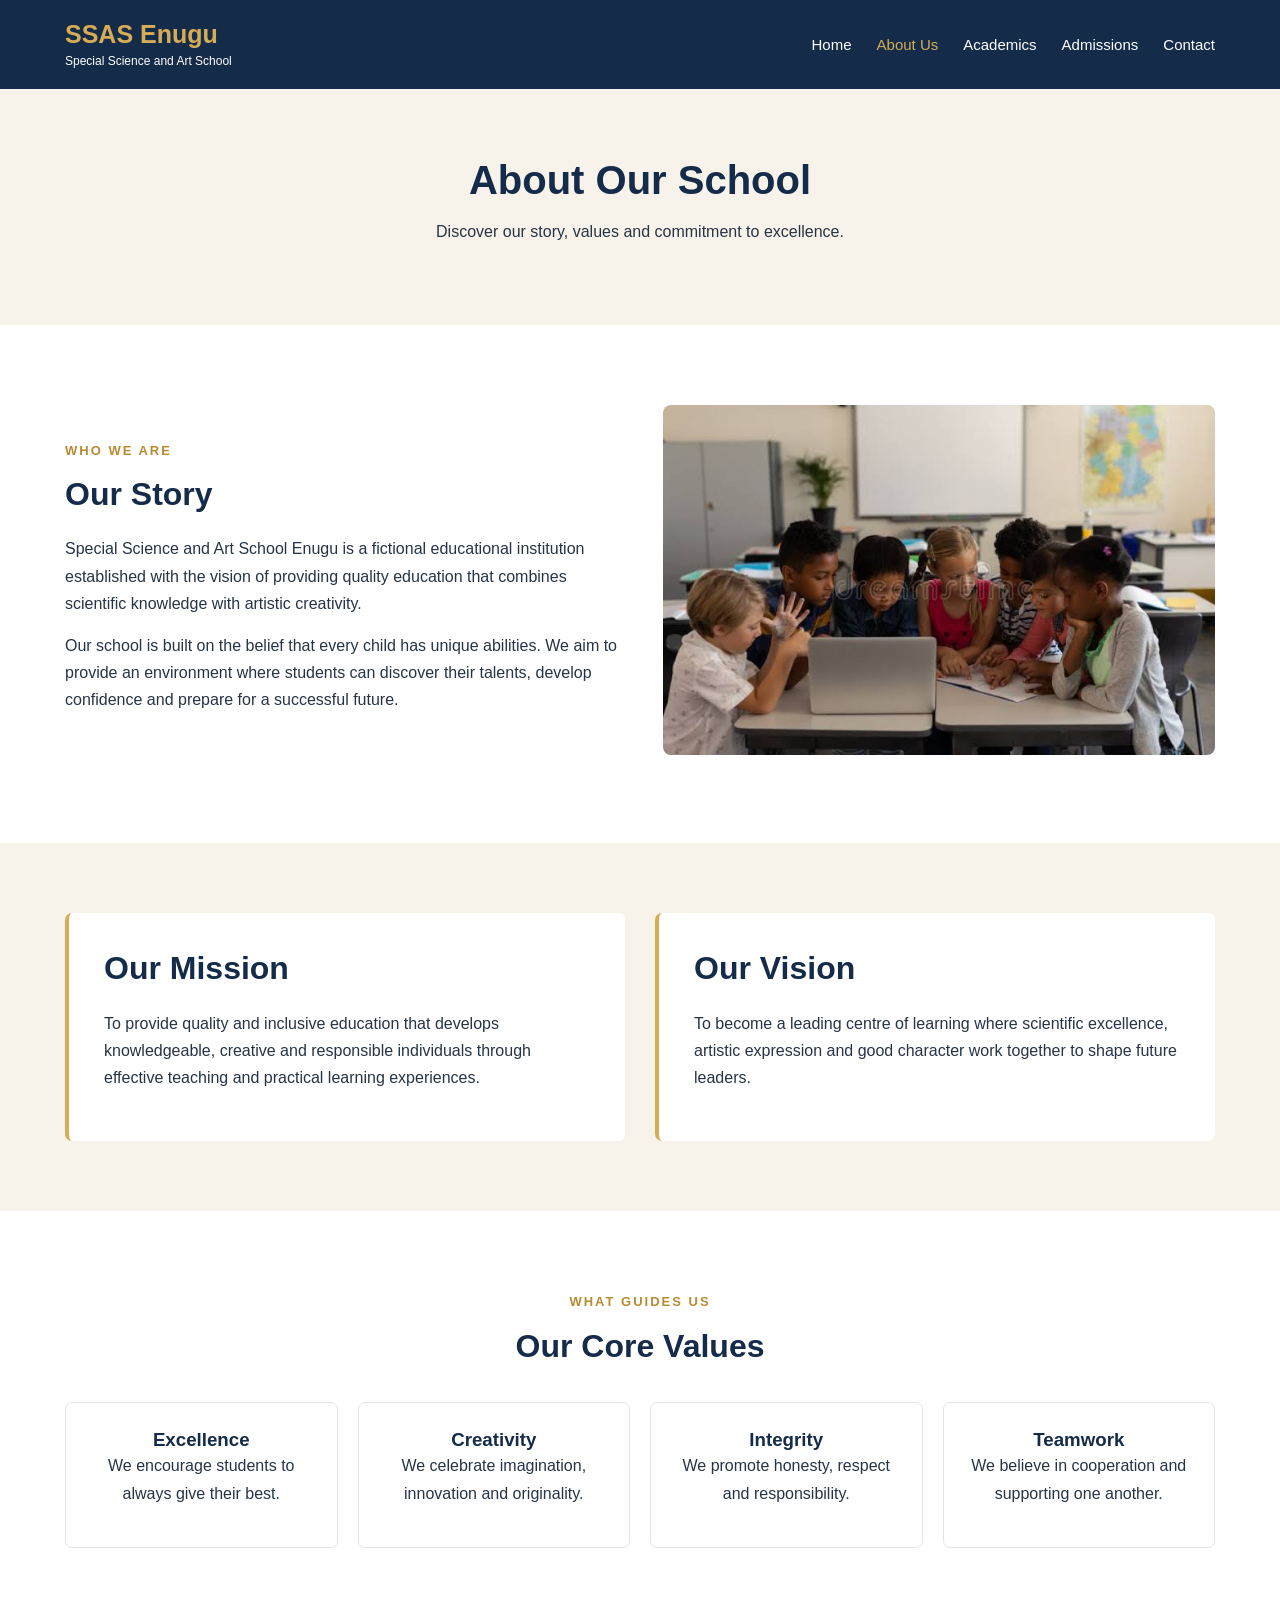
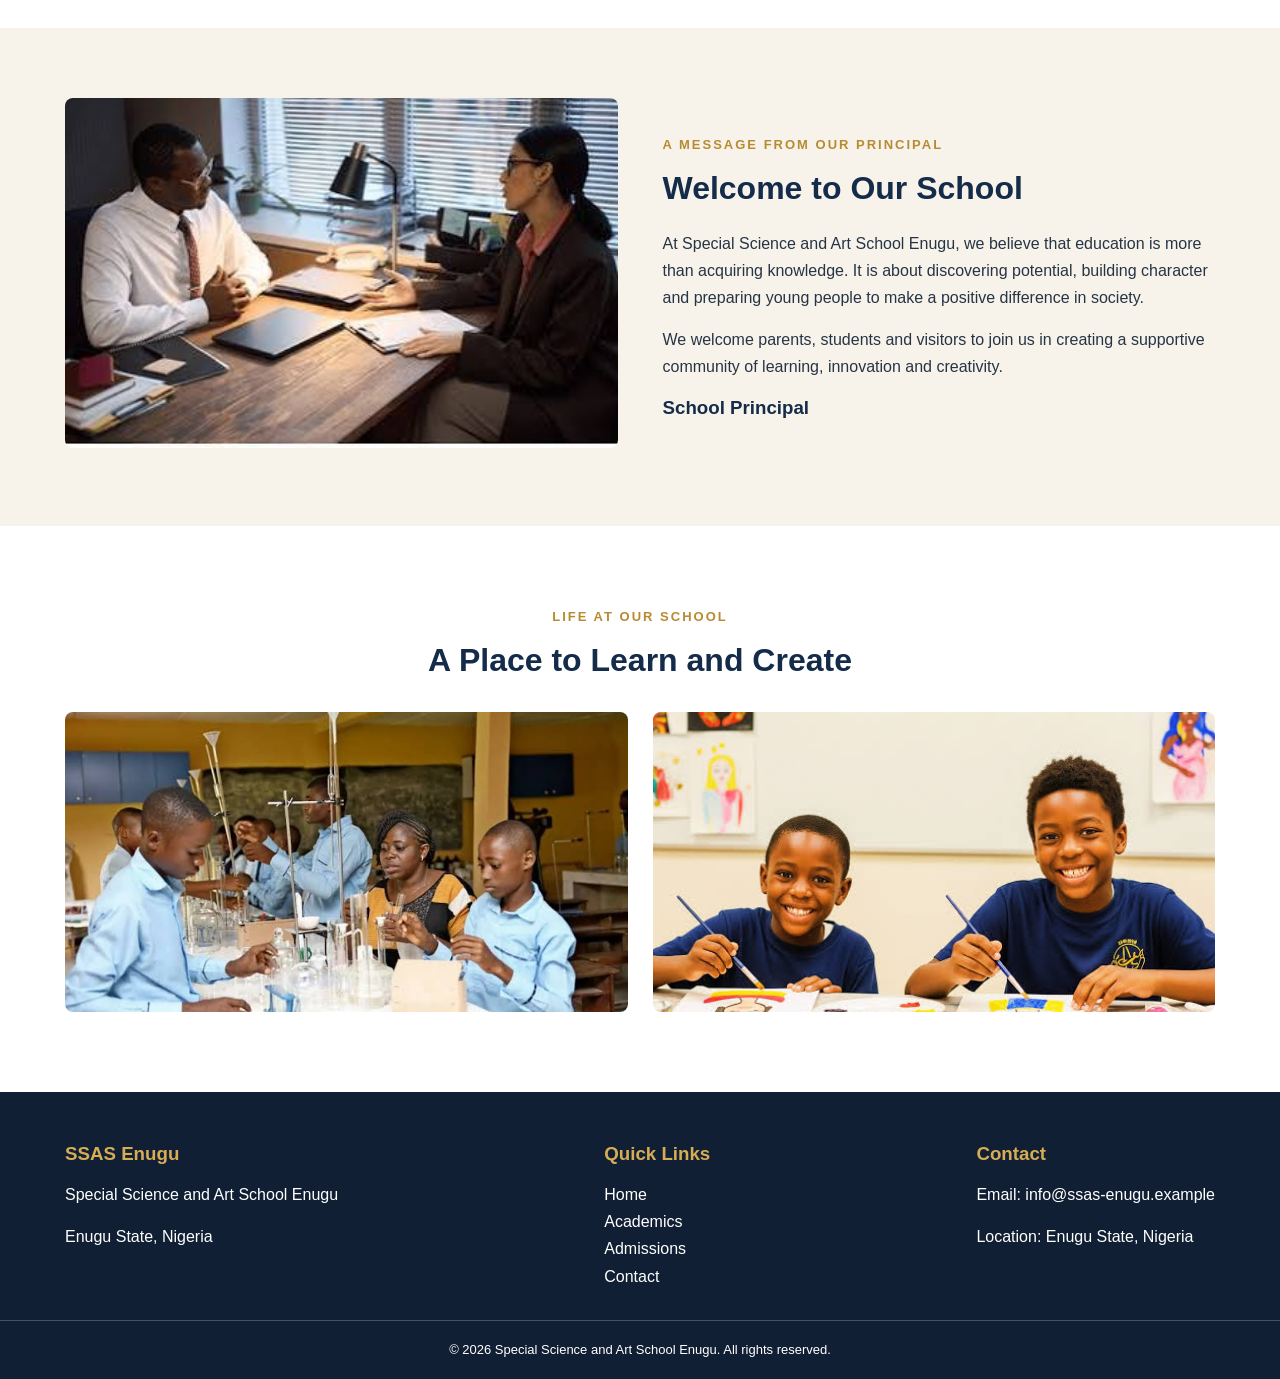
<file: about.html>
<!DOCTYPE html>
<html lang="en">
<head>
    <meta charset="UTF-8">
    <meta name="viewport" content="width=device-width, initial-scale=1.0">
    <title>About Us | Special Science and Art School Enugu</title>
    <link rel="stylesheet" href="style.css">
</head>
<body>

    <!-- Header and Navigation -->
    <header>
        <div class="container navbar">
            <div class="logo">
                <a href="index.html">
                    <h2>SSAS Enugu</h2>
                    <p>Special Science and Art School</p>
                </a>
            </div>

            <nav>
                <ul>
                    <li><a href="index.html">Home</a></li>
                    <li><a href="about.html" class="active">About Us</a></li>
                    <li><a href="academics.html">Academics</a></li>
                    <li><a href="admissions.html">Admissions</a></li>
                    <li><a href="contact.html">Contact</a></li>
                </ul>
            </nav>
        </div>
    </header>

    <main>

        <!-- Page Introduction -->
        <section class="page-banner">
            <h1>About Our School</h1>
            <p>Discover our story, values and commitment to excellence.</p>
        </section>

        <!-- School History -->
        <section class="about-section container">
            <div class="about-text">
                <p class="eyebrow">WHO WE ARE</p>
                <h2>Our Story</h2>
                <p>
                    Special Science and Art School Enugu is a fictional
                    educational institution established with the vision
                    of providing quality education that combines scientific
                    knowledge with artistic creativity.
                </p>
                <p>
                    Our school is built on the belief that every child has
                    unique abilities. We aim to provide an environment where
                    students can discover their talents, develop confidence
                    and prepare for a successful future.
                </p>
            </div>

            <div class="about-image">
                <img src="images/images.jpeg"
                     alt="Students learning together in a classroom">
            </div>
        </section>

        <!-- Mission and Vision -->
        <section class="mission-section">
            <div class="container mission-grid">

                <article class="mission-card">
                    <h2>Our Mission</h2>
                    <p>
                        To provide quality and inclusive education that
                        develops knowledgeable, creative and responsible
                        individuals through effective teaching and practical
                        learning experiences.
                    </p>
                </article>

                <article class="mission-card">
                    <h2>Our Vision</h2>
                    <p>
                        To become a leading centre of learning where
                        scientific excellence, artistic expression
                        and good character work together to shape
                        future leaders.
                    </p>
                </article>

            </div>
        </section>

        <!-- Core Values -->
        <section class="values-section container">
            <p class="eyebrow">WHAT GUIDES US</p>
            <h2>Our Core Values</h2>

            <div class="values-grid">
                <article class="value-card">
                    <h3>Excellence</h3>
                    <p>We encourage students to always give their best.</p>
                </article>

                <article class="value-card">
                    <h3>Creativity</h3>
                    <p>We celebrate imagination, innovation and originality.</p>
                </article>

                <article class="value-card">
                    <h3>Integrity</h3>
                    <p>We promote honesty, respect and responsibility.</p>
                </article>

                <article class="value-card">
                    <h3>Teamwork</h3>
                    <p>We believe in cooperation and supporting one another.</p>
                </article>
            </div>
        </section>

        <!-- Principal's Welcome -->
        <section class="principal-section">
            <div class="container principal-content">
                <div class="principal-image">
                    <img src="images/images (1).jpeg"
                         alt="School principal welcoming visitors">
                </div>

                <div>
                    <p class="eyebrow">A MESSAGE FROM OUR PRINCIPAL</p>
                    <h2>Welcome to Our School</h2>
                    <p>
                        At Special Science and Art School Enugu, we believe
                        that education is more than acquiring knowledge.
                        It is about discovering potential, building character
                        and preparing young people to make a positive
                        difference in society.
                    </p>
                    <p>
                        We welcome parents, students and visitors to join
                        us in creating a supportive community of learning,
                        innovation and creativity.
                    </p>
                    <h3>School Principal</h3>
                </div>
            </div>
        </section>

        <!-- Second School Photograph -->
        <section class="school-gallery container">
            <p class="eyebrow">LIFE AT OUR SCHOOL</p>
            <h2>A Place to Learn and Create</h2>

            <div class="gallery-grid">
                <img src="images/images (3).jpeg"
                     alt="Students carrying out a science experiment">

                <img src="images/images (4).jpeg"
                     alt="Students expressing creativity in an art classroom">
            </div>
        </section>

    </main>

    <!-- Footer -->
    <footer>
        <div class="container footer-content">
            <div>
                <h3>SSAS Enugu</h3>
                <p>Special Science and Art School Enugu</p>
                <p>Enugu State, Nigeria</p>
            </div>

            <div>
                <h3>Quick Links</h3>
                <ul>
                    <li><a href="index.html">Home</a></li>
                    <li><a href="academics.html">Academics</a></li>
                    <li><a href="admissions.html">Admissions</a></li>
                    <li><a href="contact.html">Contact</a></li>
                </ul>
            </div>

            <div>
                <h3>Contact</h3>
                <p>Email: info@ssas-enugu.example</p>
                <p>Location: Enugu State, Nigeria</p>
            </div>
        </div>

        <p class="copyright">
            &copy; 2026 Special Science and Art School Enugu.
            All rights reserved.
        </p>
    </footer>

</body>
</html>
</file>
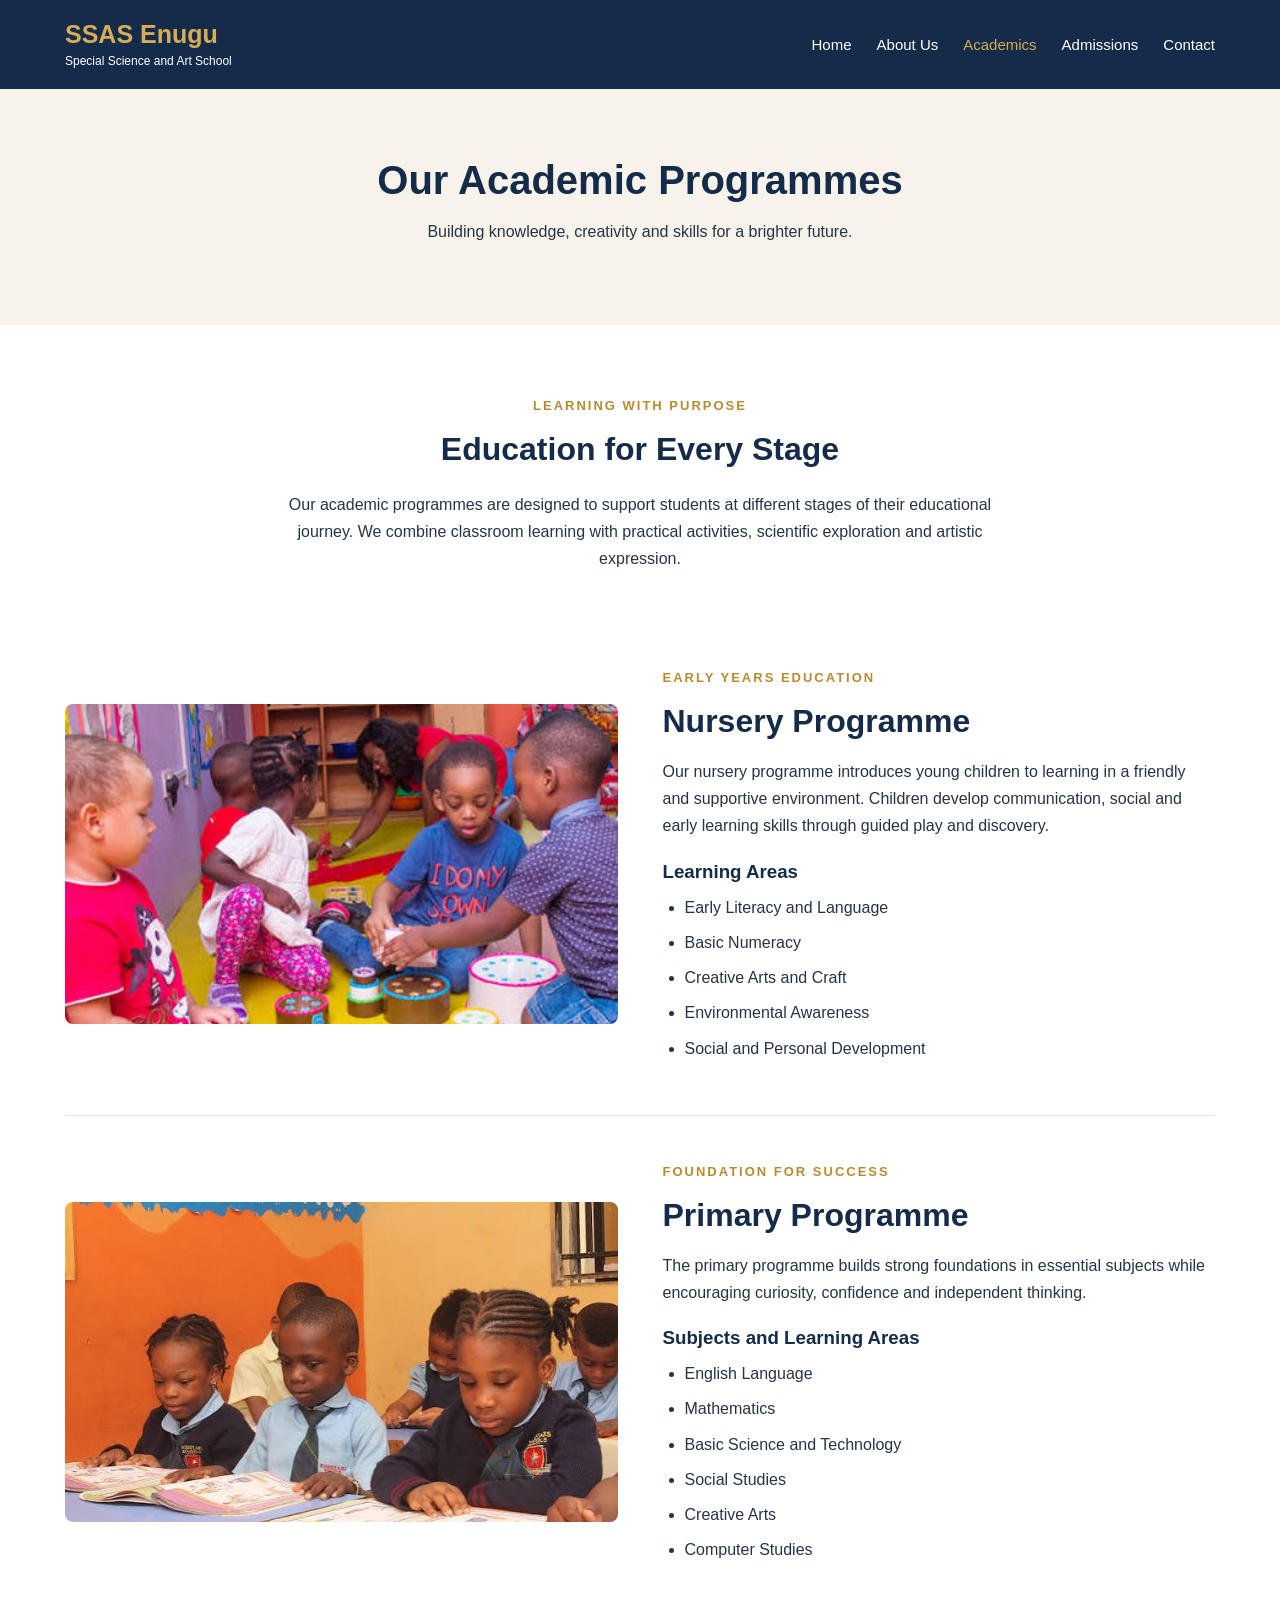
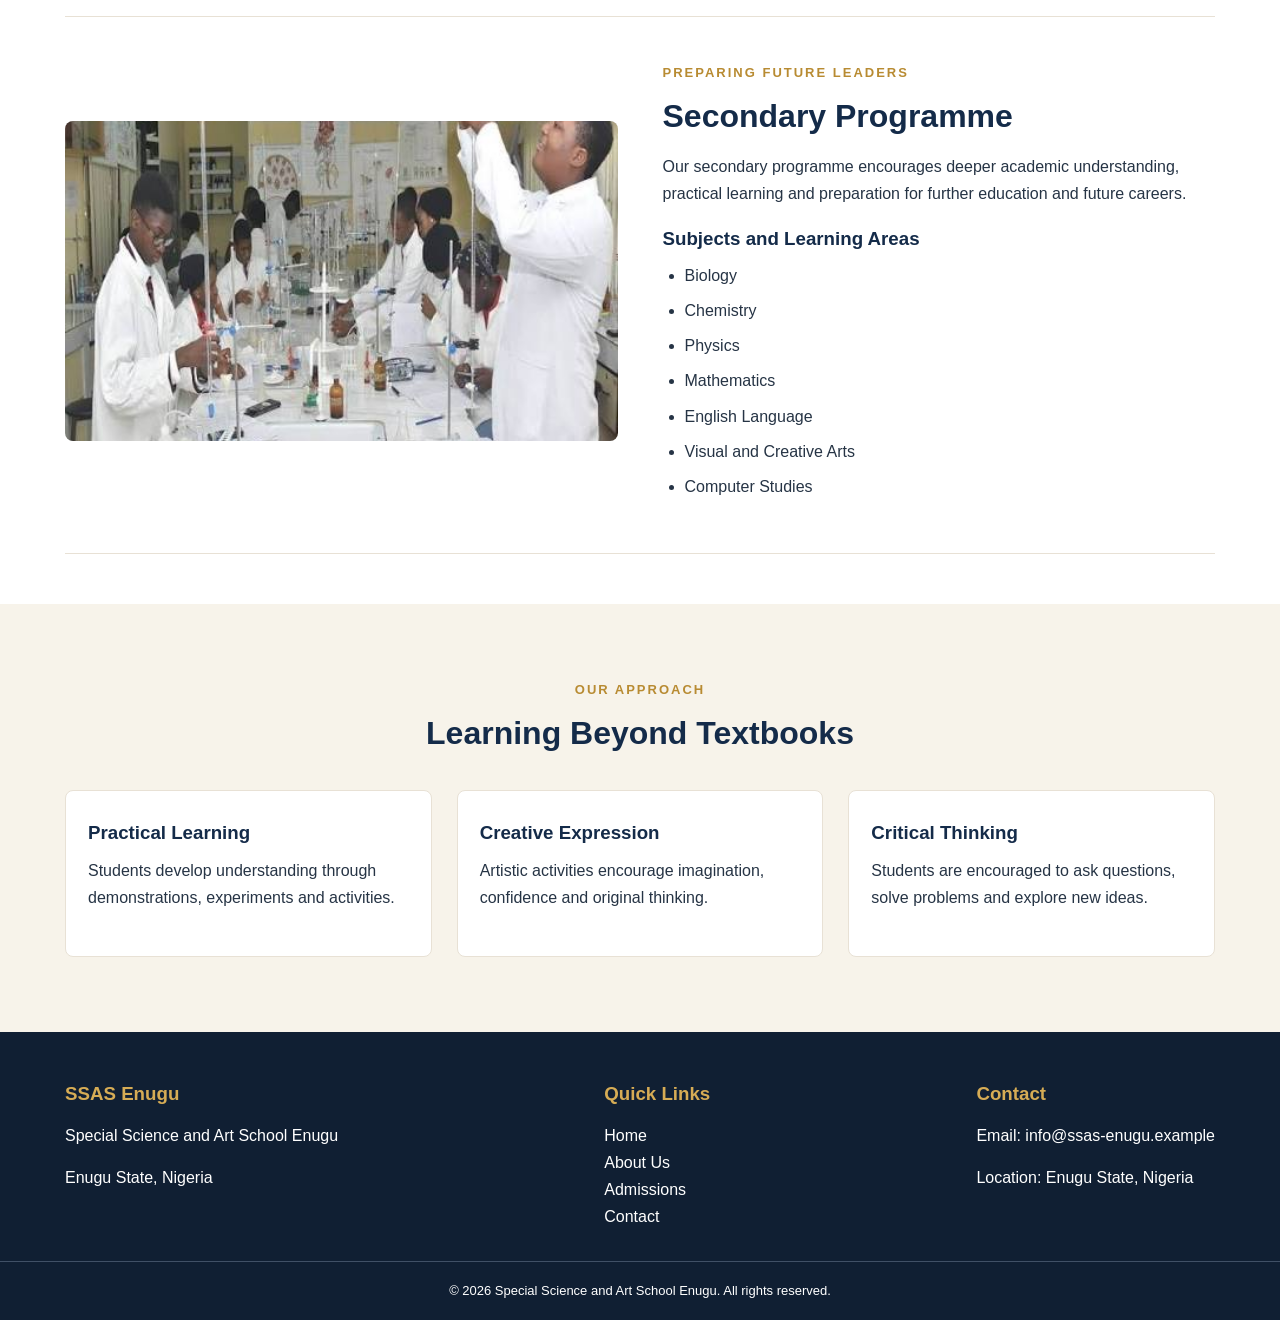
<file: academics.html>
<!DOCTYPE html>
<html lang="en">
<head>
    <meta charset="UTF-8">
    <meta name="viewport" content="width=device-width, initial-scale=1.0">
    <title>Academics | Special Science and Art School Enugu</title>
    <link rel="stylesheet" href="style.css">
</head>
<body>

    <!-- Header and Navigation -->
    <header>
        <div class="container navbar">
            <div class="logo">
                <a href="index.html">
                    <h2>SSAS Enugu</h2>
                    <p>Special Science and Art School</p>
                </a>
            </div>

            <nav>
                <ul>
                    <li><a href="index.html">Home</a></li>
                    <li><a href="about.html">About Us</a></li>
                    <li><a href="academics.html" class="active">Academics</a></li>
                    <li><a href="admissions.html">Admissions</a></li>
                    <li><a href="contact.html">Contact</a></li>
                </ul>
            </nav>
        </div>
    </header>

    <main>

        <!-- Page Introduction -->
        <section class="page-banner">
            <h1>Our Academic Programmes</h1>
            <p>Building knowledge, creativity and skills for a brighter future.</p>
        </section>

        <!-- Academic Introduction -->
        <section class="academic-intro container">
            <p class="eyebrow">LEARNING WITH PURPOSE</p>
            <h2>Education for Every Stage</h2>
            <p>
                Our academic programmes are designed to support students
                at different stages of their educational journey.
                We combine classroom learning with practical activities,
                scientific exploration and artistic expression.
            </p>
        </section>

        <!-- Nursery -->
        <section class="academic-level container">
            <div class="academic-image">
                <img src="images/images (5).jpeg"
                     alt="Young children learning in a nursery classroom">
            </div>

            <div class="academic-details">
                <p class="eyebrow">EARLY YEARS EDUCATION</p>
                <h2>Nursery Programme</h2>
                <p>
                    Our nursery programme introduces young children
                    to learning in a friendly and supportive environment.
                    Children develop communication, social and early
                    learning skills through guided play and discovery.
                </p>

                <h3>Learning Areas</h3>
                <ul>
                    <li>Early Literacy and Language</li>
                    <li>Basic Numeracy</li>
                    <li>Creative Arts and Craft</li>
                    <li>Environmental Awareness</li>
                    <li>Social and Personal Development</li>
                </ul>
            </div>
        </section>

        <!-- Primary -->
        <section class="academic-level reverse container">
            <div class="academic-image">
                <img src="images/images (6).jpeg"
                     alt="Primary school pupils studying in class">
            </div>

            <div class="academic-details">
                <p class="eyebrow">FOUNDATION FOR SUCCESS</p>
                <h2>Primary Programme</h2>
                <p>
                    The primary programme builds strong foundations
                    in essential subjects while encouraging curiosity,
                    confidence and independent thinking.
                </p>

                <h3>Subjects and Learning Areas</h3>
                <ul>
                    <li>English Language</li>
                    <li>Mathematics</li>
                    <li>Basic Science and Technology</li>
                    <li>Social Studies</li>
                    <li>Creative Arts</li>
                    <li>Computer Studies</li>
                </ul>
            </div>
        </section>

        <!-- Secondary -->
        <section class="academic-level container">
            <div class="academic-image">
                <img src="images/images (8).jpeg"
                     alt="Secondary school students working in a science laboratory">
            </div>

            <div class="academic-details">
                <p class="eyebrow">PREPARING FUTURE LEADERS</p>
                <h2>Secondary Programme</h2>
                <p>
                    Our secondary programme encourages deeper academic
                    understanding, practical learning and preparation
                    for further education and future careers.
                </p>

                <h3>Subjects and Learning Areas</h3>
                <ul>
                    <li>Biology</li>
                    <li>Chemistry</li>
                    <li>Physics</li>
                    <li>Mathematics</li>
                    <li>English Language</li>
                    <li>Visual and Creative Arts</li>
                    <li>Computer Studies</li>
                </ul>
            </div>
        </section>

        <!-- Learning Approach -->
        <section class="learning-approach">
            <div class="container">
                <p class="eyebrow">OUR APPROACH</p>
                <h2>Learning Beyond Textbooks</h2>

                <div class="approach-grid">
                    <article class="approach-card">
                        <h3>Practical Learning</h3>
                        <p>
                            Students develop understanding through
                            demonstrations, experiments and activities.
                        </p>
                    </article>

                    <article class="approach-card">
                        <h3>Creative Expression</h3>
                        <p>
                            Artistic activities encourage imagination,
                            confidence and original thinking.
                        </p>
                    </article>

                    <article class="approach-card">
                        <h3>Critical Thinking</h3>
                        <p>
                            Students are encouraged to ask questions,
                            solve problems and explore new ideas.
                        </p>
                    </article>
                </div>
            </div>
        </section>

    </main>

    <!-- Footer -->
    <footer>
        <div class="container footer-content">
            <div>
                <h3>SSAS Enugu</h3>
                <p>Special Science and Art School Enugu</p>
                <p>Enugu State, Nigeria</p>
            </div>

            <div>
                <h3>Quick Links</h3>
                <ul>
                    <li><a href="index.html">Home</a></li>
                    <li><a href="about.html">About Us</a></li>
                    <li><a href="admissions.html">Admissions</a></li>
                    <li><a href="contact.html">Contact</a></li>
                </ul>
            </div>

            <div>
                <h3>Contact</h3>
                <p>Email: info@ssas-enugu.example</p>
                <p>Location: Enugu State, Nigeria</p>
            </div>
        </div>

        <p class="copyright">
            &copy; 2026 Special Science and Art School Enugu.
            All rights reserved.
        </p>
    </footer>

</body>
</html>
</file>
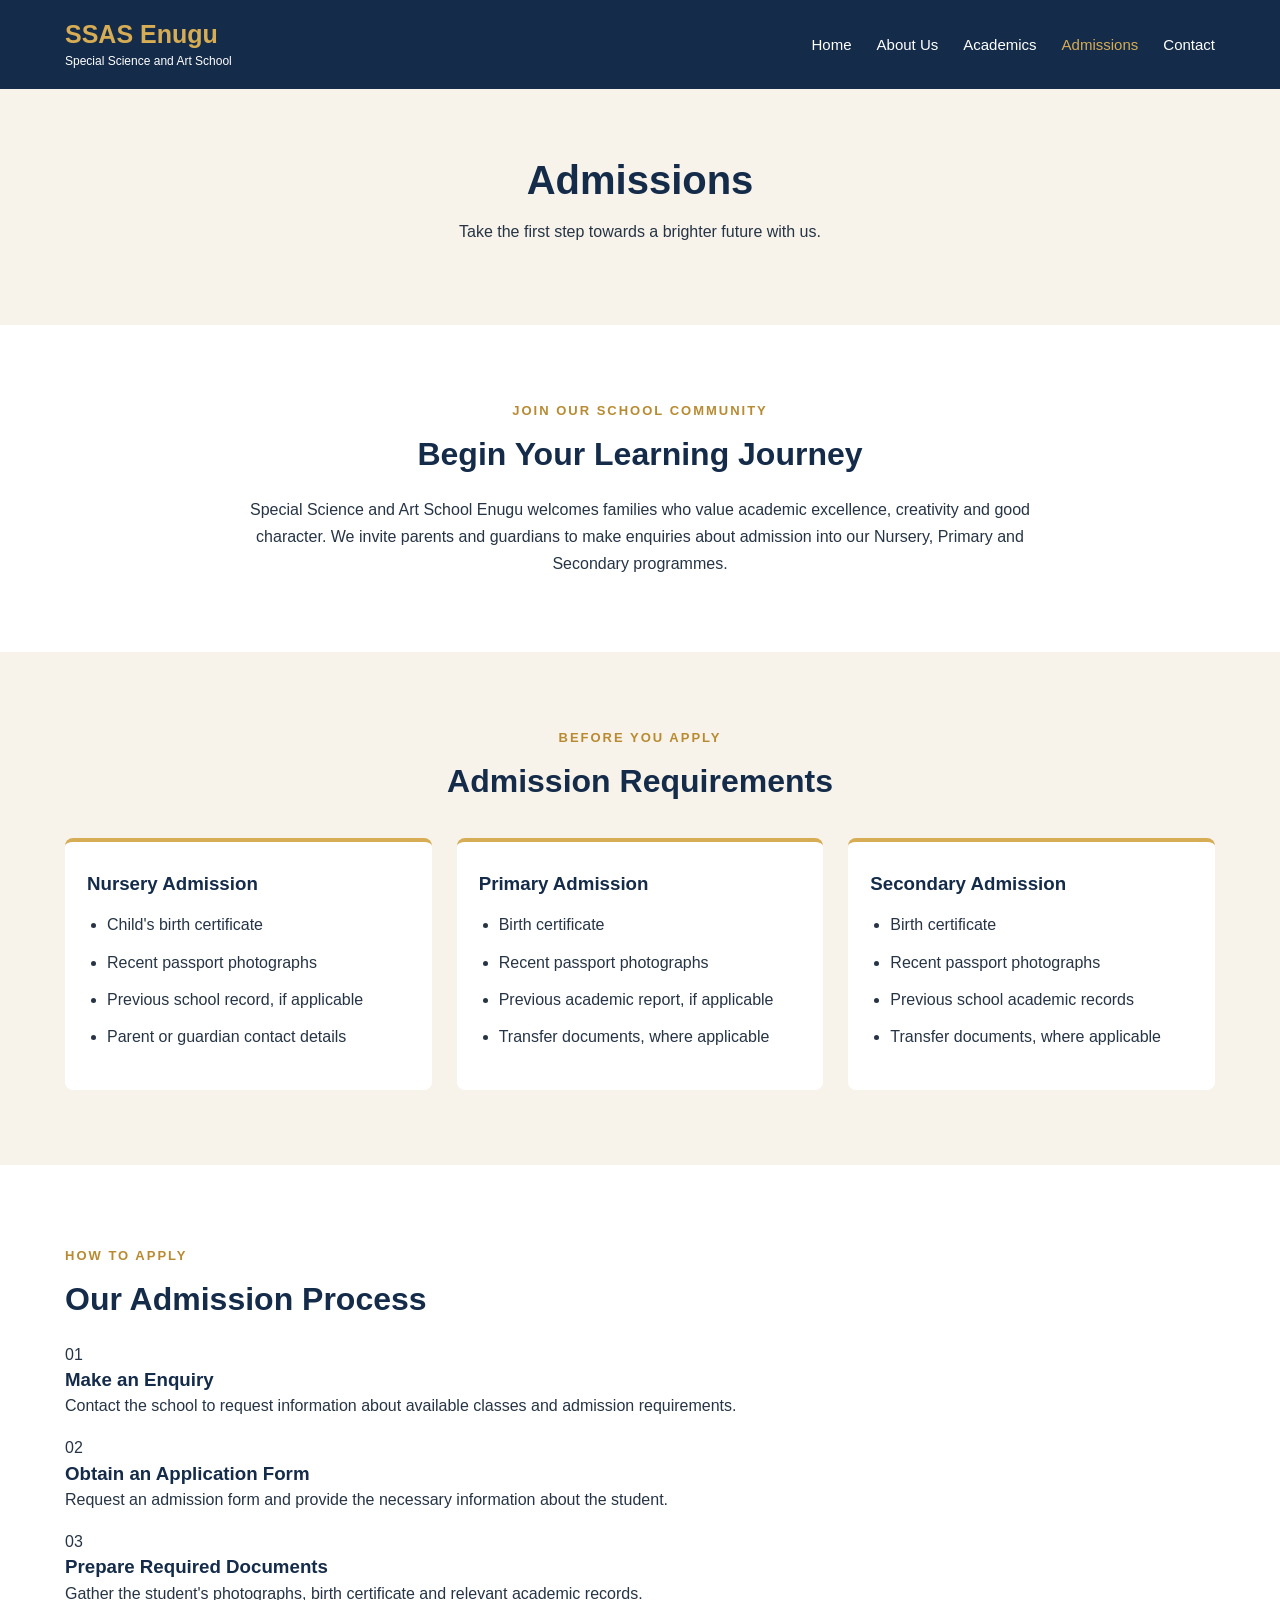
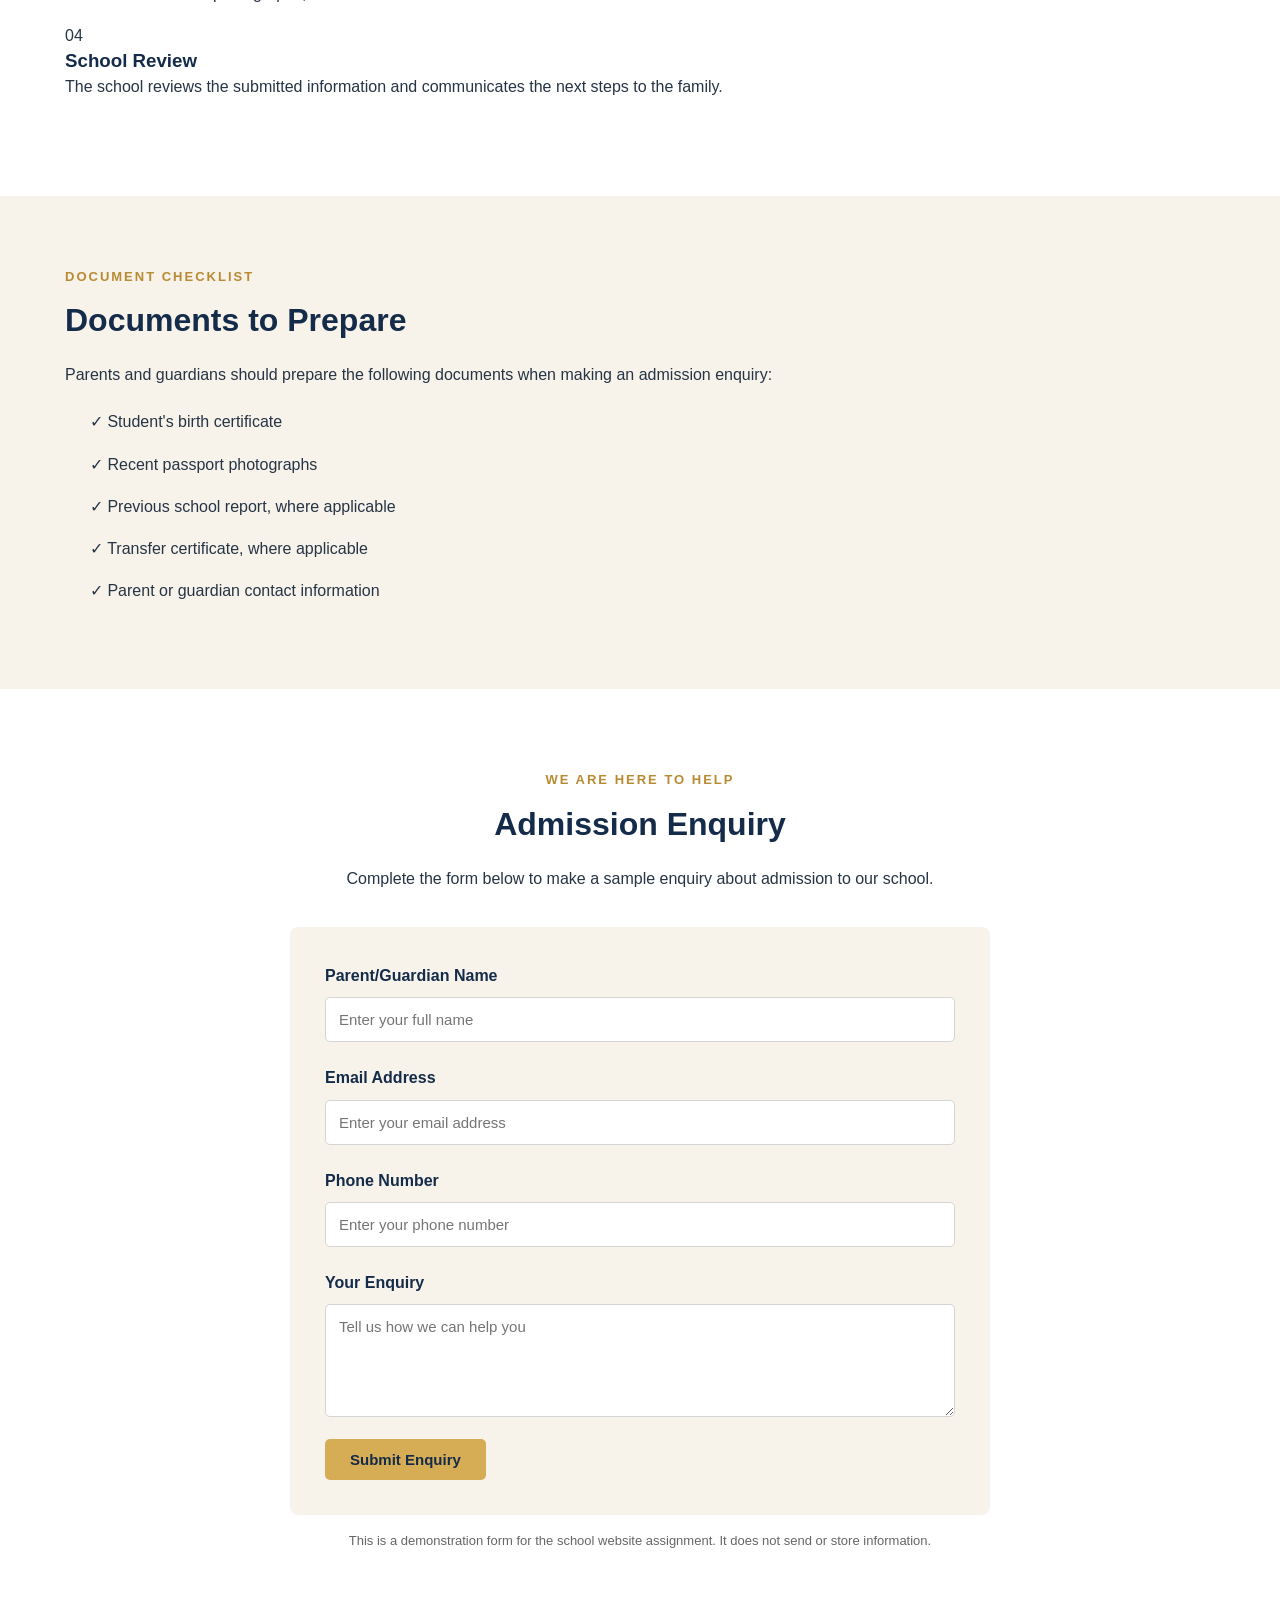
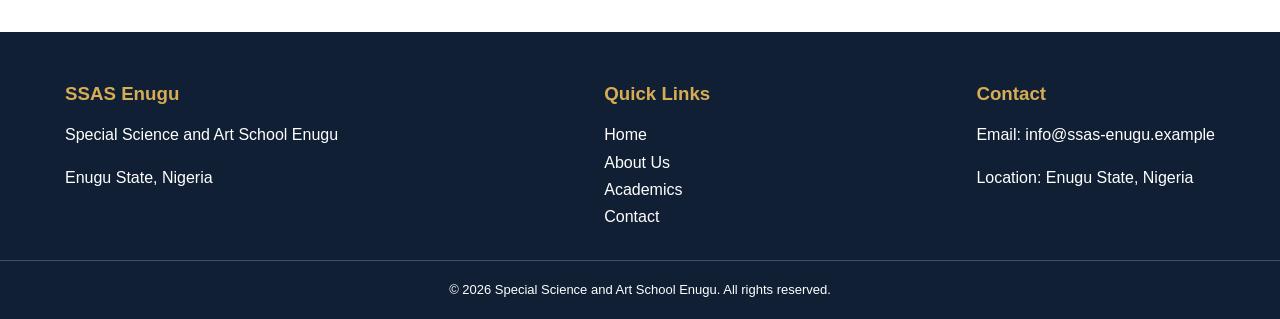
<file: admissions.html>
<!DOCTYPE html>
<html lang="en">
<head>
    <meta charset="UTF-8">
    <meta name="viewport" content="width=device-width, initial-scale=1.0">
    <title>Admissions | Special Science and Art School Enugu</title>
    <link rel="stylesheet" href="style.css">
</head>
<body>

    <!-- Header and Navigation -->
    <header>
        <div class="container navbar">
            <div class="logo">
                <a href="index.html">
                    <h2>SSAS Enugu</h2>
                    <p>Special Science and Art School</p>
                </a>
            </div>

            <nav>
                <ul>
                    <li><a href="index.html">Home</a></li>
                    <li><a href="about.html">About Us</a></li>
                    <li><a href="academics.html">Academics</a></li>
                    <li><a href="admissions.html" class="active">Admissions</a></li>
                    <li><a href="contact.html">Contact</a></li>
                </ul>
            </nav>
        </div>
    </header>

    <main>

        <!-- Page Introduction -->
        <section class="page-banner">
            <h1>Admissions</h1>
            <p>Take the first step towards a brighter future with us.</p>
        </section>

        <!-- Admissions Introduction -->
        <section class="admission-intro container">
            <p class="eyebrow">JOIN OUR SCHOOL COMMUNITY</p>
            <h2>Begin Your Learning Journey</h2>
            <p>
                Special Science and Art School Enugu welcomes families
                who value academic excellence, creativity and good character.
                We invite parents and guardians to make enquiries about
                admission into our Nursery, Primary and Secondary programmes.
            </p>
        </section>

        <!-- Admission Requirements -->
        <section class="requirements-section">
            <div class="container">
                <p class="eyebrow">BEFORE YOU APPLY</p>
                <h2>Admission Requirements</h2>

                <div class="requirements-grid">
                    <article class="requirement-card">
                        <h3>Nursery Admission</h3>
                        <ul>
                            <li>Child's birth certificate</li>
                            <li>Recent passport photographs</li>
                            <li>Previous school record, if applicable</li>
                            <li>Parent or guardian contact details</li>
                        </ul>
                    </article>

                    <article class="requirement-card">
                        <h3>Primary Admission</h3>
                        <ul>
                            <li>Birth certificate</li>
                            <li>Recent passport photographs</li>
                            <li>Previous academic report, if applicable</li>
                            <li>Transfer documents, where applicable</li>
                        </ul>
                    </article>

                    <article class="requirement-card">
                        <h3>Secondary Admission</h3>
                        <ul>
                            <li>Birth certificate</li>
                            <li>Recent passport photographs</li>
                            <li>Previous school academic records</li>
                            <li>Transfer documents, where applicable</li>
                        </ul>
                    </article>
                </div>
            </div>
        </section>

        <!-- Application Steps -->
        <section class="application-section container">
            <p class="eyebrow">HOW TO APPLY</p>
            <h2>Our Admission Process</h2>

            <div class="steps-list">
                <article class="step-card">
                    <span class="step-number">01</span>
                    <div>
                        <h3>Make an Enquiry</h3>
                        <p>
                            Contact the school to request information
                            about available classes and admission requirements.
                        </p>
                    </div>
                </article>

                <article class="step-card">
                    <span class="step-number">02</span>
                    <div>
                        <h3>Obtain an Application Form</h3>
                        <p>
                            Request an admission form and provide
                            the necessary information about the student.
                        </p>
                    </div>
                </article>

                <article class="step-card">
                    <span class="step-number">03</span>
                    <div>
                        <h3>Prepare Required Documents</h3>
                        <p>
                            Gather the student's photographs,
                            birth certificate and relevant academic records.
                        </p>
                    </div>
                </article>

                <article class="step-card">
                    <span class="step-number">04</span>
                    <div>
                        <h3>School Review</h3>
                        <p>
                            The school reviews the submitted information
                            and communicates the next steps to the family.
                        </p>
                    </div>
                </article>
            </div>
        </section>

        <!-- Required Documents -->
        <section class="documents-section">
            <div class="container documents-content">
                <div>
                    <p class="eyebrow">DOCUMENT CHECKLIST</p>
                    <h2>Documents to Prepare</h2>
                    <p>
                        Parents and guardians should prepare the following
                        documents when making an admission enquiry:
                    </p>
                </div>

                <div class="document-list">
                    <p>✓ Student's birth certificate</p>
                    <p>✓ Recent passport photographs</p>
                    <p>✓ Previous school report, where applicable</p>
                    <p>✓ Transfer certificate, where applicable</p>
                    <p>✓ Parent or guardian contact information</p>
                </div>
            </div>
        </section>

        <!-- Admission Enquiry Form -->
        <section class="enquiry-section container">
            <div class="enquiry-heading">
                <p class="eyebrow">WE ARE HERE TO HELP</p>
                <h2>Admission Enquiry</h2>
                <p>
                    Complete the form below to make a sample enquiry
                    about admission to our school.
                </p>
            </div>

            <form class="school-form">
                <div class="form-group">
                    <label for="parent-name">Parent/Guardian Name</label>
                    <input type="text" id="parent-name"
                           name="parent-name"
                           placeholder="Enter your full name" required>
                </div>

                <div class="form-group">
                    <label for="email">Email Address</label>
                    <input type="email" id="email"
                           name="email"
                           placeholder="Enter your email address" required>
                </div>

                <div class="form-group">
                    <label for="phone">Phone Number</label>
                    <input type="tel" id="phone"
                           name="phone"
                           placeholder="Enter your phone number" required>
                </div>

                <div class="form-group">
                    <label for="message">Your Enquiry</label>
                    <textarea id="message" name="message"
                              rows="5"
                              placeholder="Tell us how we can help you"
                              required></textarea>
                </div>

                <button type="submit" class="btn">Submit Enquiry</button>
            </form>

            <p class="form-note">
                This is a demonstration form for the school website assignment.
                It does not send or store information.
            </p>
        </section>

    </main>

    <!-- Footer -->
    <footer>
        <div class="container footer-content">
            <div>
                <h3>SSAS Enugu</h3>
                <p>Special Science and Art School Enugu</p>
                <p>Enugu State, Nigeria</p>
            </div>

            <div>
                <h3>Quick Links</h3>
                <ul>
                    <li><a href="index.html">Home</a></li>
                    <li><a href="about.html">About Us</a></li>
                    <li><a href="academics.html">Academics</a></li>
                    <li><a href="contact.html">Contact</a></li>
                </ul>
            </div>

            <div>
                <h3>Contact</h3>
                <p>Email: info@ssas-enugu.example</p>
                <p>Location: Enugu State, Nigeria</p>
            </div>
        </div>

        <p class="copyright">
            &copy; 2026 Special Science and Art School Enugu.
            All rights reserved.
        </p>
    </footer>

</body>
</html>
</file>
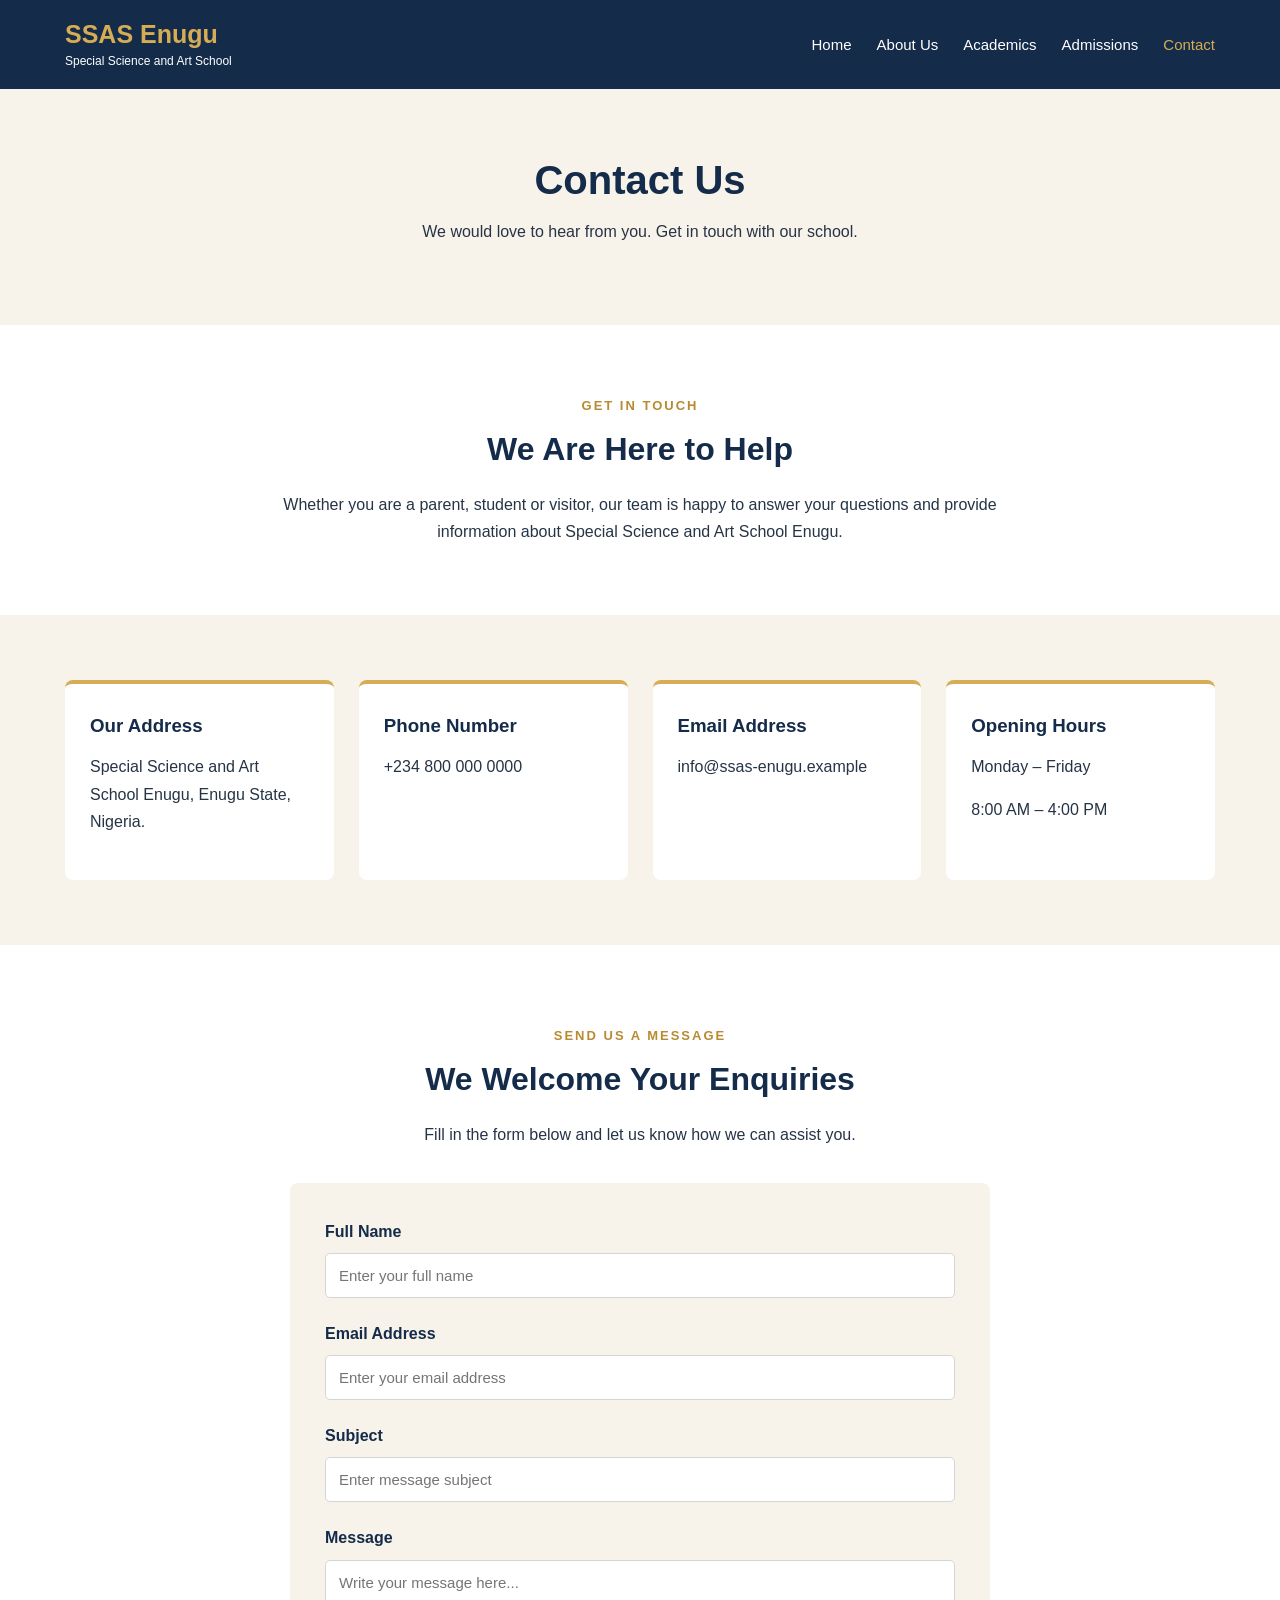
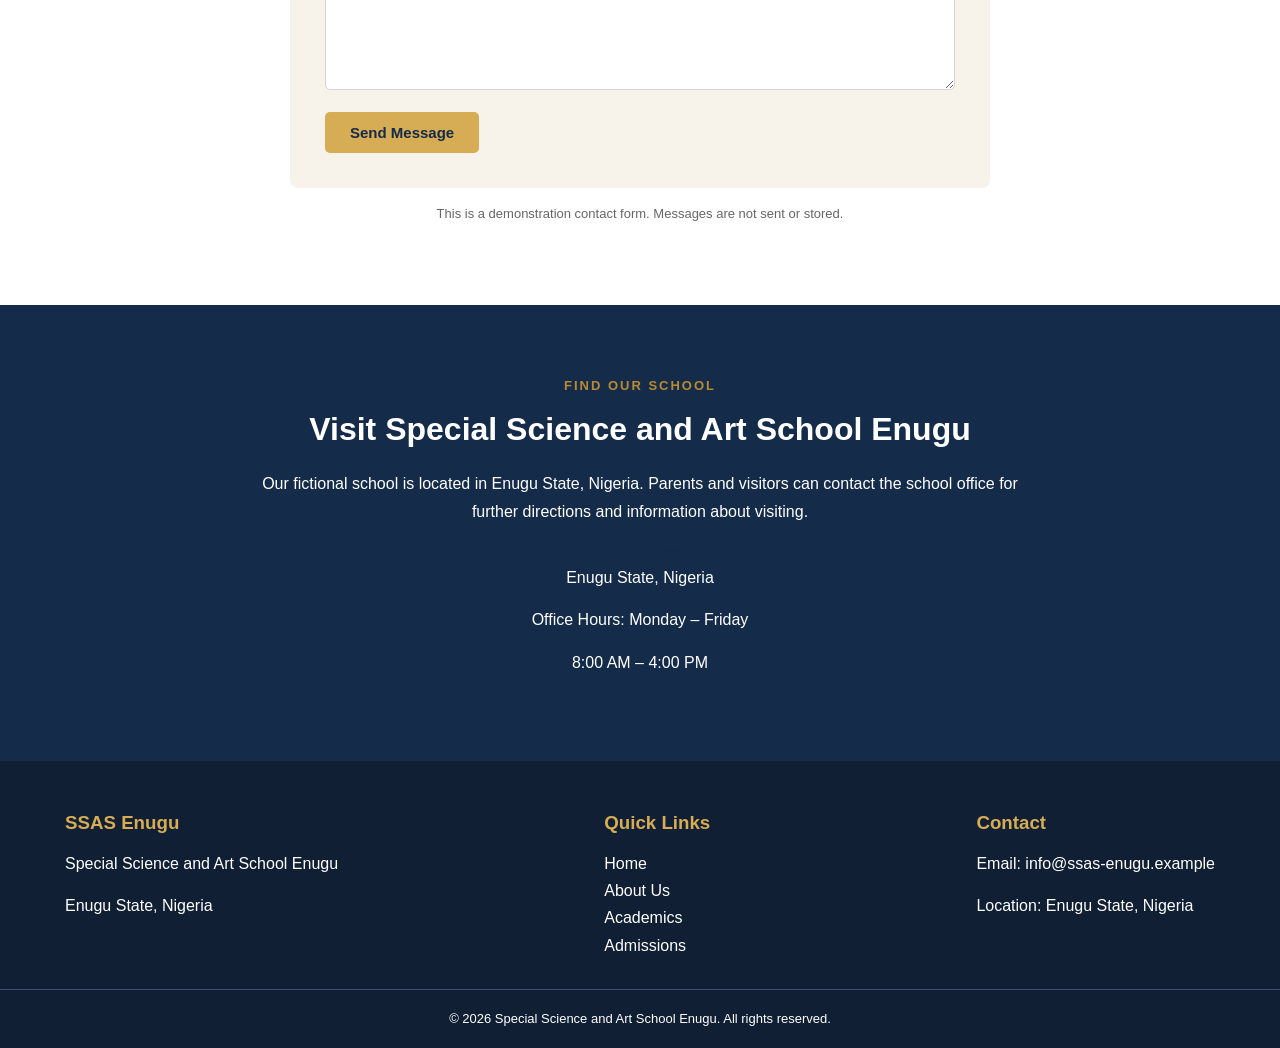
<file: contact.html>
<!DOCTYPE html>
<html lang="en">
<head>
    <meta charset="UTF-8">
    <meta name="viewport" content="width=device-width, initial-scale=1.0">
    <title>Contact Us | Special Science and Art School Enugu</title>
    <link rel="stylesheet" href="style.css">
</head>
<body>

    <!-- Header and Navigation -->
    <header>
        <div class="container navbar">
            <div class="logo">
                <a href="index.html">
                    <h2>SSAS Enugu</h2>
                    <p>Special Science and Art School</p>
                </a>
            </div>

            <nav>
                <ul>
                    <li><a href="index.html">Home</a></li>
                    <li><a href="about.html">About Us</a></li>
                    <li><a href="academics.html">Academics</a></li>
                    <li><a href="admissions.html">Admissions</a></li>
                    <li><a href="contact.html" class="active">Contact</a></li>
                </ul>
            </nav>
        </div>
    </header>

    <main>

        <!-- Page Introduction -->
        <section class="page-banner">
            <h1>Contact Us</h1>
            <p>We would love to hear from you. Get in touch with our school.</p>
        </section>

        <!-- Contact Introduction -->
        <section class="contact-intro container">
            <p class="eyebrow">GET IN TOUCH</p>
            <h2>We Are Here to Help</h2>
            <p>
                Whether you are a parent, student or visitor,
                our team is happy to answer your questions and
                provide information about Special Science and
                Art School Enugu.
            </p>
        </section>

        <!-- Contact Information -->
        <section class="contact-information">
            <div class="container">
                <div class="contact-grid">

                    <article class="contact-card">
                        <h3>Our Address</h3>
                        <p>
                            Special Science and Art School Enugu,
                            Enugu State, Nigeria.
                        </p>
                    </article>

                    <article class="contact-card">
                        <h3>Phone Number</h3>
                        <p>+234 800 000 0000</p>
                    </article>

                    <article class="contact-card">
                        <h3>Email Address</h3>
                        <p>info@ssas-enugu.example</p>
                    </article>

                    <article class="contact-card">
                        <h3>Opening Hours</h3>
                        <p>Monday – Friday</p>
                        <p>8:00 AM – 4:00 PM</p>
                    </article>

                </div>
            </div>
        </section>

        <!-- Contact Form -->
        <section class="contact-form-section container">

            <div class="contact-form-heading">
                <p class="eyebrow">SEND US A MESSAGE</p>
                <h2>We Welcome Your Enquiries</h2>
                <p>
                    Fill in the form below and let us know
                    how we can assist you.
                </p>
            </div>

            <form class="school-form">

                <div class="form-group">
                    <label for="contact-name">Full Name</label>
                    <input type="text" id="contact-name"
                           name="name"
                           placeholder="Enter your full name" required>
                </div>

                <div class="form-group">
                    <label for="contact-email">Email Address</label>
                    <input type="email" id="contact-email"
                           name="email"
                           placeholder="Enter your email address" required>
                </div>

                <div class="form-group">
                    <label for="subject">Subject</label>
                    <input type="text" id="subject"
                           name="subject"
                           placeholder="Enter message subject" required>
                </div>

                <div class="form-group">
                    <label for="contact-message">Message</label>
                    <textarea id="contact-message"
                              name="message"
                              rows="6"
                              placeholder="Write your message here..."
                              required></textarea>
                </div>

                <button type="submit" class="btn">Send Message</button>

            </form>

            <p class="form-note">
                This is a demonstration contact form.
                Messages are not sent or stored.
            </p>

        </section>

        <!-- Directions Section -->
        <section class="directions-section">
            <div class="container directions-content">

                <div>
                    <p class="eyebrow">FIND OUR SCHOOL</p>
                    <h2>Visit Special Science and Art School Enugu</h2>
                    <p>
                        Our fictional school is located in Enugu State,
                        Nigeria. Parents and visitors can contact the
                        school office for further directions and
                        information about visiting.
                    </p>
                </div>

                <div class="directions-box">
                    <h3>School Location</h3>
                    <p>Enugu State, Nigeria</p>
                    <p>Office Hours: Monday – Friday</p>
                    <p>8:00 AM – 4:00 PM</p>
                </div>

            </div>
        </section>

    </main>

    <!-- Footer -->
    <footer>
        <div class="container footer-content">

            <div>
                <h3>SSAS Enugu</h3>
                <p>Special Science and Art School Enugu</p>
                <p>Enugu State, Nigeria</p>
            </div>

            <div>
                <h3>Quick Links</h3>
                <ul>
                    <li><a href="index.html">Home</a></li>
                    <li><a href="about.html">About Us</a></li>
                    <li><a href="academics.html">Academics</a></li>
                    <li><a href="admissions.html">Admissions</a></li>
                </ul>
            </div>

            <div>
                <h3>Contact</h3>
                <p>Email: info@ssas-enugu.example</p>
                <p>Location: Enugu State, Nigeria</p>
            </div>

        </div>

        <p class="copyright">
            &copy; 2026 Special Science and Art School Enugu.
            All rights reserved.
        </p>
    </footer>

</body>
</html>
</file>
<file: style.css>
/* GENERAL STYLES */
* {
    margin: 0;
    padding: 0;
    box-sizing: border-box;
}

body {
    font-family: Arial, Helvetica, sans-serif;
    color: #263445;
    background-color: #ffffff;
    line-height: 1.7;
}

.container {
    width: 90%;
    max-width: 1150px;
    margin: 0 auto;
}

h1, h2, h3 {
    color: #142b49;
    line-height: 1.3;
}

h2 {
    font-size: 32px;
    margin-bottom: 20px;
}

p {
    margin-bottom: 15px;
}

a {
    text-decoration: none;
}

/* HEADER AND NAVIGATION */
header {
    background-color: #142b49;
    padding: 18px 0;
}

.navbar {
    display: flex;
    justify-content: space-between;
    align-items: center;
    flex-wrap: wrap;
}

.logo a {
    color: #ffffff;
}

.logo h2 {
    color: #d6ac55;
    font-size: 25px;
    margin: 0;
}

.logo p {
    color: #ffffff;
    font-size: 12px;
    margin: 0;
}

nav ul {
    display: flex;
    list-style: none;
    gap: 25px;
}

nav a {
    color: #ffffff;
    font-size: 15px;
    transition: color 0.3s ease;
}

nav a:hover,
nav a.active {
    color: #d6ac55;
}

/* HERO SECTION */
#hero {
    min-height: 520px;
    background:
        linear-gradient(rgba(20, 43, 73, 0.72),
        rgba(20, 43, 73, 0.72)),
        url("images/school-campus.jpg");

    background-size: cover;
    background-position: center;
    display: flex;
    align-items: center;
    padding: 70px 8%;
    color: #ffffff;
}

.hero-content {
    max-width: 650px;
}

.eyebrow {
    color: #b88b32;
    font-size: 13px;
    font-weight: bold;
    letter-spacing: 2px;
    margin-bottom: 12px;
}

#hero h1 {
    color: #ffffff;
    font-size: 48px;
    margin-bottom: 20px;
}

#hero p {
    font-size: 17px;
    margin-bottom: 25px;
}

.btn {
    display: inline-block;
    background-color: #d6ac55;
    color: #142b49;
    padding: 12px 25px;
    border-radius: 5px;
    font-weight: bold;
    transition: background-color 0.3s ease;
}

.btn:hover {
    background-color: #edc978;
}

/* INTRODUCTION */
.intro {
    text-align: center;
    padding-top: 80px;
    padding-bottom: 80px;
}

.intro p:not(.eyebrow) {
    max-width: 750px;
    margin: 0 auto;
}

/* FEATURES */
.features {
    background-color: #f7f3ea;
    padding: 75px 0;
    text-align: center;
}

.feature-grid {
    display: flex;
    gap: 25px;
    margin-top: 35px;
}

.feature-card {
    flex: 1;
    background-color: #ffffff;
    padding: 30px 22px;
    border-radius: 8px;
    border: 1px solid #e8e1d5;
    text-align: left;
}

.feature-card h3 {
    margin-bottom: 12px;
}

/* ACADEMIC PROGRAMMES */
.academics {
    padding-top: 80px;
    padding-bottom: 80px;
    text-align: center;
}

.programme-grid {
    display: flex;
    gap: 25px;
    margin: 35px 0;
}

.programme-card {
    flex: 1;
    padding: 30px 22px;
    border: 1px solid #e4e4e4;
    border-top: 4px solid #d6ac55;
    border-radius: 7px;
    text-align: left;
    background-color: #ffffff;
}

.programme-card h3 {
    margin-bottom: 12px;
}

.text-link {
    display: inline-block;
    color: #142b49;
    font-weight: bold;
    margin-top: 10px;
}

.text-link:hover {
    color: #b88b32;
}

/* ADMISSIONS BANNER */
.admissions-banner {
    background-color: #142b49;
    color: #ffffff;
    text-align: center;
    padding: 70px 20px;
}

.admissions-banner h2 {
    color: #ffffff;
}

.admissions-banner p {
    margin-bottom: 25px;
}

/* FOOTER */
footer {
    background-color: #101f33;
    color: #ffffff;
    padding-top: 50px;
}

.footer-content {
    display: flex;
    justify-content: space-between;
    gap: 35px;
    padding-bottom: 30px;
}

.footer-content h3 {
    color: #d6ac55;
    margin-bottom: 15px;
}

.footer-content ul {
    list-style: none;
}

.footer-content a {
    color: #ffffff;
}

.footer-content a:hover {
    color: #d6ac55;
}

.copyright {
    text-align: center;
    border-top: 1px solid #405066;
    padding: 18px;
    margin-bottom: 0;
    font-size: 13px;
}

/* RESPONSIVE DESIGN */
@media screen and (max-width: 768px) {
    .navbar {
        flex-direction: column;
        gap: 20px;
    }

    nav ul {
        flex-wrap: wrap;
        justify-content: center;
        gap: 15px;
    }

    #hero {
        min-height: 450px;
        padding: 50px 6%;
    }

    #hero h1 {
        font-size: 34px;
    }

    .feature-grid,
    .programme-grid,
    .footer-content {
        flex-direction: column;
    }

    h2 {
        font-size: 27px;
    }
}

/* ABOUT US PAGE */

.page-banner {
    background-color: #f7f3ea;
    text-align: center;
    padding: 65px 20px;
}

.page-banner h1 {
    font-size: 40px;
    margin-bottom: 12px;
}

.about-section {
    display: flex;
    align-items: center;
    gap: 45px;
    padding-top: 80px;
    padding-bottom: 80px;
}

.about-text,
.about-image {
    flex: 1;
}

.about-image img {
    width: 100%;
    height: 350px;
    object-fit: cover;
    border-radius: 8px;
}

.mission-section {
    background-color: #f7f3ea;
    padding: 70px 0;
}

.mission-grid {
    display: flex;
    gap: 30px;
}

.mission-card {
    flex: 1;
    background-color: #ffffff;
    padding: 35px;
    border-left: 4px solid #d6ac55;
    border-radius: 7px;
}

.values-section {
    padding-top: 80px;
    padding-bottom: 80px;
    text-align: center;
}

.values-grid {
    display: flex;
    flex-wrap: wrap;
    gap: 20px;
    margin-top: 35px;
}

.value-card {
    flex: 1 1 220px;
    padding: 25px;
    border: 1px solid #e4e4e4;
    border-radius: 7px;
}

.principal-section {
    background-color: #f7f3ea;
    padding: 70px 0;
}

.principal-content {
    display: flex;
    align-items: center;
    gap: 45px;
}

.principal-image {
    flex: 1;
}

.principal-image img {
    width: 100%;
    height: 350px;
    object-fit: cover;
    border-radius: 8px;
}

.principal-content > div:last-child {
    flex: 1;
}

.school-gallery {
    padding-top: 80px;
    padding-bottom: 80px;
    text-align: center;
}

.gallery-grid {
    display: flex;
    gap: 25px;
    margin-top: 30px;
}

.gallery-grid img {
    width: 50%;
    height: 300px;
    object-fit: cover;
    border-radius: 8px;
}

/* ABOUT PAGE MOBILE RESPONSIVENESS */

@media screen and (max-width: 768px) {
    .about-section,
    .mission-grid,
    .principal-content,
    .gallery-grid {
        flex-direction: column;
    }

    .gallery-grid img {
        width: 100%;
    }

    .page-banner h1 {
        font-size: 32px;
    }
}

/* ACADEMICS PAGE */

.academic-intro {
    text-align: center;
    padding-top: 70px;
    padding-bottom: 50px;
}

.academic-intro p:not(.eyebrow) {
    max-width: 750px;
    margin: 0 auto;
}

.academic-level {
    display: flex;
    align-items: center;
    gap: 45px;
    padding-top: 45px;
    padding-bottom: 45px;
    border-bottom: 1px solid #e8e1d5;
}

.academic-image,
.academic-details {
    flex: 1;
}

.academic-image img {
    width: 100%;
    height: 320px;
    object-fit: cover;
    border-radius: 8px;
}

.academic-details h2 {
    margin-bottom: 15px;
}

.academic-details h3 {
    margin: 20px 0 10px;
}

.academic-details ul {
    padding-left: 22px;
}

.academic-details li {
    margin-bottom: 8px;
}

.learning-approach {
    background-color: #f7f3ea;
    text-align: center;
    padding: 75px 0;
    margin-top: 50px;
}

.approach-grid {
    display: flex;
    gap: 25px;
    margin-top: 35px;
}

.approach-card {
    flex: 1;
    background-color: #ffffff;
    padding: 30px 22px;
    border-radius: 8px;
    border: 1px solid #e8e1d5;
    text-align: left;
}

.approach-card h3 {
    margin-bottom: 12px;
}

/* ACADEMICS MOBILE RESPONSIVENESS */

@media screen and (max-width: 768px) {
    .academic-level {
        flex-direction: column;
        align-items: stretch;
    }

    .approach-grid {
        flex-direction: column;
    }

    .academic-image img {
        height: 260px;
    }
}

/* ADMISSIONS PAGE */

.admission-intro {
    text-align: center;
    padding-top: 75px;
    padding-bottom: 75px;
}

.admission-intro p:not(.eyebrow) {
    max-width: 780px;
    margin: 0 auto;
}

.requirements-section {
    background-color: #f7f3ea;
    padding: 75px 0;
    text-align: center;
}

.requirements-grid {
    display: flex;
    gap: 25px;
    margin-top: 35px;
}

.requirement-card {
    flex: 1;
    background-color: #ffffff;
    padding: 30px 22px;
    border-radius: 8px;
    border-top: 4px solid #d6ac55;
    text-align: left;
}

.requirement-card h3 {
    margin-bottom: 15px;
}

.requirement-card ul {
    padding-left: 20px;
}

.requirement-card li {
    margin-bottom: 10px;
}

.application-section {
    padding-top: 80px;
    padding-bottom: 80px;
}

.application-steps {
    margin-top: 30px;
    padding-left: 30px;
}

.application-steps li {
    padding: 15px 10px;
    margin-bottom: 15px;
}

.application-steps h3 {
    margin-bottom: 8px;
}

.documents-section {
    background-color: #f7f3ea;
    padding: 70px 0;
}

.document-list {
    margin-top: 20px;
    padding-left: 25px;
}

.document-list li {
    margin-bottom: 12px;
}

.enquiry-section {
    padding-top: 80px;
    padding-bottom: 80px;
}

.enquiry-heading {
    text-align: center;
    margin-bottom: 35px;
}

.school-form {
    max-width: 700px;
    margin: 0 auto;
    padding: 35px;
    background-color: #f7f3ea;
    border-radius: 8px;
}

.form-group {
    margin-bottom: 22px;
}

.form-group label {
    display: block;
    font-weight: bold;
    color: #142b49;
    margin-bottom: 8px;
}

.form-group input,
.form-group textarea {
    display: block;
    width: 100%;
    padding: 13px;
    border: 1px solid #d5d5d5;
    border-radius: 5px;
    font-family: Arial, Helvetica, sans-serif;
    font-size: 15px;
}

.form-group input:focus,
.form-group textarea:focus {
    outline: none;
    border-color: #d6ac55;
}

.form-group textarea {
    resize: vertical;
}

.school-form button {
    border: none;
    cursor: pointer;
    font-size: 15px;
}

.form-note {
    max-width: 700px;
    margin: 15px auto 0;
    text-align: center;
    font-size: 13px;
    color: #666666;
}

/* ADMISSIONS MOBILE RESPONSIVENESS */

@media screen and (max-width: 768px) {
    .requirements-grid {
        flex-direction: column;
    }

    .school-form {
        padding: 22px;
    }
}

/* CONTACT PAGE */

.contact-intro {
    text-align: center;
    padding-top: 70px;
    padding-bottom: 70px;
}

.contact-intro p:not(.eyebrow) {
    max-width: 750px;
    margin: 0 auto;
}

.contact-information {
    background-color: #f7f3ea;
    padding: 65px 0;
}

.contact-grid {
    display: flex;
    gap: 25px;
}

.contact-card {
    flex: 1;
    background-color: #ffffff;
    padding: 30px 25px;
    border-radius: 8px;
    border-top: 4px solid #d6ac55;
}

.contact-card h3 {
    margin-bottom: 15px;
}

.opening-hours {
    display: flex;
    align-items: center;
    gap: 40px;
    padding-top: 75px;
    padding-bottom: 75px;
}

.opening-hours > div {
    flex: 1;
}

.hours-card {
    background-color: #f7f3ea;
    padding: 30px;
    border-radius: 8px;
}

.hours-card p {
    padding: 10px 0;
    border-bottom: 1px solid #e4e4e4;
}

.hours-card p:last-child {
    border-bottom: none;
    margin-bottom: 0;
}

.directions-section {
    background-color: #142b49;
    color: #ffffff;
    text-align: center;
    padding: 70px 20px;
}

.directions-section h2 {
    color: #ffffff;
}

.directions-section p:not(.eyebrow) {
    max-width: 800px;
    margin: 0 auto 15px;
}

.contact-form-section {
    padding-top: 80px;
    padding-bottom: 80px;
}

.contact-form-heading {
    text-align: center;
    margin-bottom: 35px;
}

/* CONTACT MOBILE RESPONSIVENESS */

@media screen and (max-width: 768px) {
    .contact-grid,
    .opening-hours {
        flex-direction: column;
    }

    .contact-card {
        width: 100%;
    }
}
</file>
